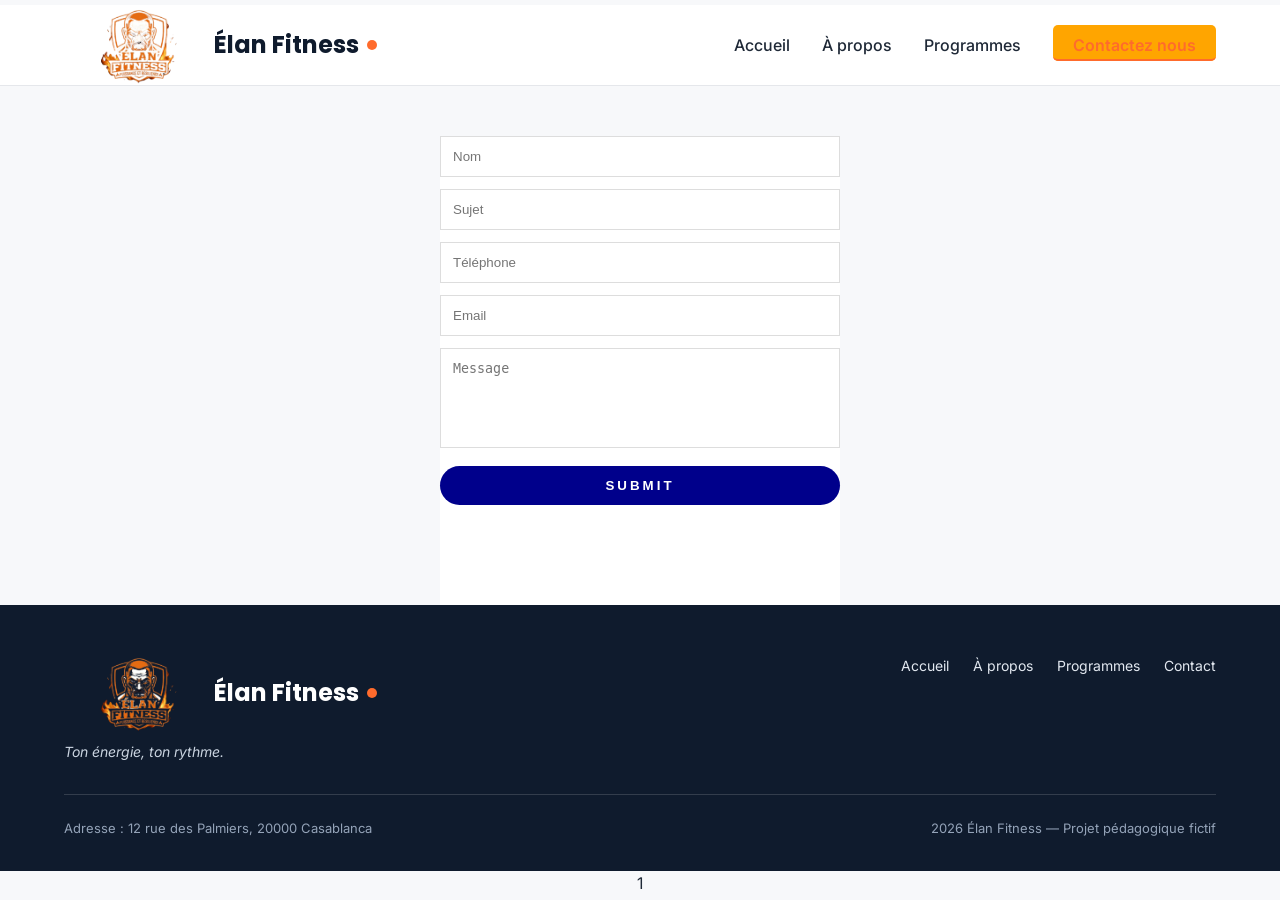
<file: contactez-nous.html>
<!DOCTYPE html>
<html lang="fr">
<head>
  <meta charset="UTF-8">
  <meta name="viewport" content="width=device-width, initial-scale=1">
  <meta name="description" content="Élan Fitness, salle de sport à Casablanca : musculation, yoga, cardio et boxe fitness avec des coachs diplômés. Réservez votre cours d'essai gratuit.">
 <title>Élan Fitness | Salle de sport à Casablanca</title>
  <style>
    *{
      margin: 0;
      padding: 0;
      box-sizing: border-box;
    }
    body{
      background:orangered;
      min-height: 100vh;
      display: flex;
      justify-content: center;
      flex-direction: column;
      align-items: center;
      font-family: Arial,sans-serif
    }
    .contact-box{
      width: 400px;
      background: white;
      padding: 30 px;
      border-radius: 5 px;
      h2{
        text-align: center;
        margin-bottom: 20px;
        letter-spacing: 2px;
        color: darkblue;
        font-weight: bold;
      }
      input,textarea{
        width: 100%;
        padding: 12px;
        margin-bottom: 12px;
        border:1px solid #ddd;
        outline: none
      }
      textarea{
        height: 100px;
        resize: none;
      }
      button{
        background: darkblue;
        width:100%;
        padding:12px;
        border:none;
        color:white;
        font-weight: bold;
        letter-spacing: 3px;
        cursor:pointer;
        border-radius: 25px;

      }
      button:hover{
        background: orange;
        box-shadow:0 0 5px 5px white;
        color:black;
      }
    }
    
  </style>
  <link rel="preconnect" href="https://fonts.googleapis.com">
  <link rel="preconnect" href="https://fonts.gstatic.com" crossorigin>
  <link href="https://fonts.googleapis.com/css2?family=Inter:wght@400;500;600&family=Poppins:wght@600;700;800&display=swap" rel="stylesheet">

  <link rel="stylesheet" href="style2.css">
</head>

<body>
    <header class="en-tete">
      
    <div class="conteneur en-tete-contenu">
      <a href="#accueil" class="logo">
        <img src="img/logo.png-removebg-preview.png" alt="logo-img">Élan Fitness</a>

      <nav aria-label="Navigation principale">
        <ul class="menu">
          <li><a href="index (2).html" target="_blank">Accueil</a></li>
          <li><a href="a-propos.html" target="_blank">À propos</a></li>
          <li><a href="programmes.html" target="_blank">Programmes</a></li>
          <li><a href="contactez-nous.html"class="lien-actif">Contactez nous</a></li>
        </ul>
      </nav>
    </div>
  </header>
  <section>
    <div class="contact-box">
      
      <form>
        <input type="text" placeholder="Nom">
        <input type="text" placeholder="Sujet">
        <input type=number placeholder="Téléphone">
        <input type="email" placeholder="Email">
        <textarea placeholder="Message"></textarea>
        <button type="submit">SUBMIT</button>
      </form>
    </div>
</section>
 <footer class="pied-de-page">
    <div class="conteneur">

      <div class="pied-haut">
        <div>
      <p class="logo logo-clair"><img src="img/logo.png-removebg-preview.png">Élan Fitness</p>
          <p class="slogan">Ton énergie, ton rythme.</p>
        </div>

        <nav aria-label="Navigation du pied de page">
          <ul class="menu menu-pied">
             <li><a href="accueil" target="_blank">Accueil</a></li>
             <li><a href="a-propos.html" target="_blank">À propos</a></li>
            <li><a href="programmes.html" target="_blank">Programmes</a></li>
             <li><a href="contactez-nous.html" target="_blank">Contact</a></li>
          </ul>
        </nav>
      </div>

      <div class="pied-bas">
        <p>Adresse : 12 rue des Palmiers, 20000 Casablanca</p>
        <p>2026 Élan Fitness — Projet pédagogique fictif</p>
      </div>

    </div>
  </footer>
  

  


</body>
</html>

1
</file>
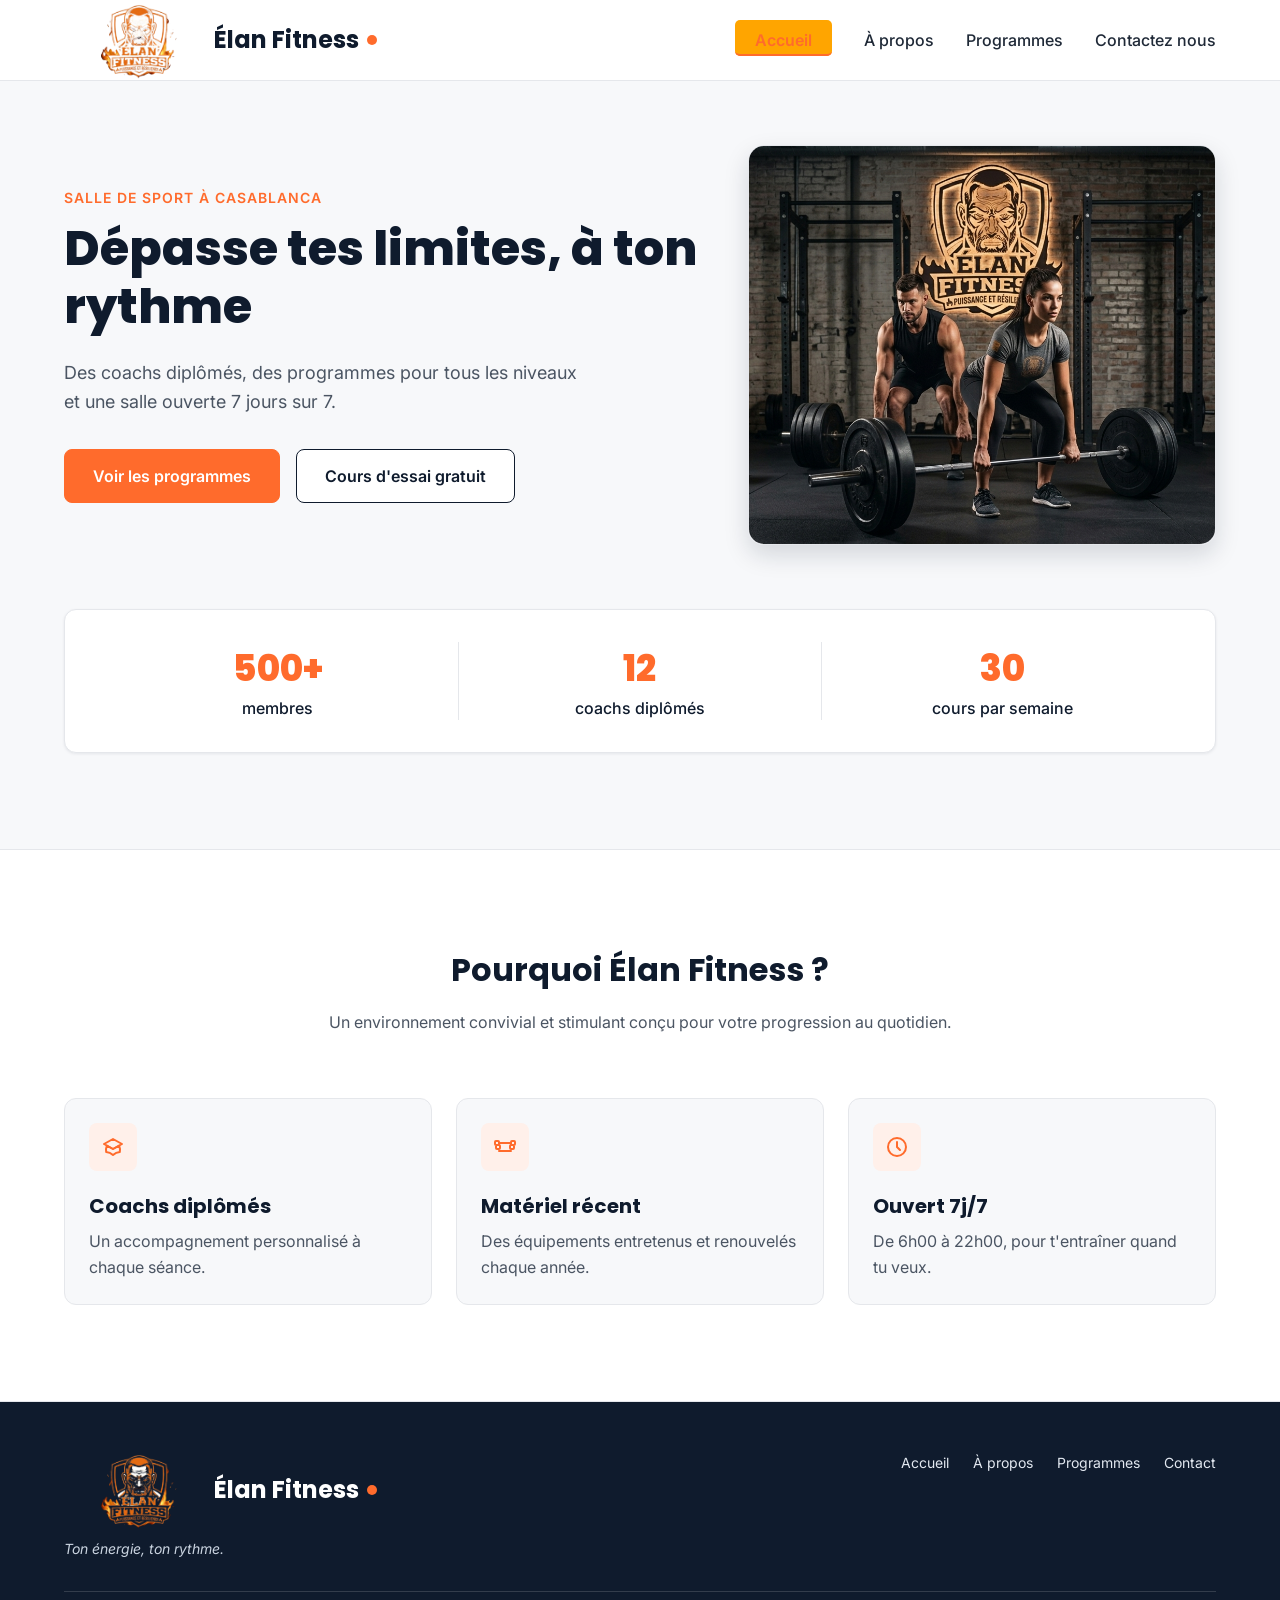
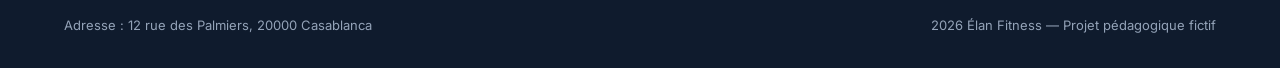
<file: index (2).html>
<!DOCTYPE html>
<html lang="fr">
<head>
  <meta charset="UTF-8">
  <meta name="viewport" content="width=device-width, initial-scale=1">
  <meta name="description" content="Élan Fitness, salle de sport à Casablanca : musculation, yoga, cardio et boxe fitness avec des coachs diplômés. Réservez votre cours d'essai gratuit.">
  <title>Élan Fitness | Salle de sport à Casablanca</title>

  <link rel="preconnect" href="https://fonts.googleapis.com">
  <link rel="preconnect" href="https://fonts.gstatic.com" crossorigin>
  <link href="https://fonts.googleapis.com/css2?family=Inter:wght@400;500;600&family=Poppins:wght@600;700;800&display=swap" rel="stylesheet">

  <link rel="stylesheet" href="style2.css">
</head>

<body>

  <header class="en-tete">
    <div class="conteneur en-tete-contenu">
      <a href="#accueil" class="logo">
        <img src="img/logo.png-removebg-preview.png" alt="logo-img">Élan Fitness</a>

      <nav aria-label="Navigation principale">
        <ul class="menu">
          <li><a href="#accueil" class="lien-actif">Accueil</a></li>
          <li><a href="a-propos.html" target="_blank">À propos</a></li>
          <li><a href="programmes.html" target="_blank">Programmes</a></li>
          <li><a href="contactez-nous.html" target="blank">Contactez nous</a></li>
        </ul>
      </nav>
    </div>
  </header>

  <main>

    <section id="accueil" class="hero">
      <div class="conteneur">

        <div class="hero-contenu">
          <div class="hero-texte">
            <p class="sur-titre">Salle de sport à Casablanca</p>
            <h1>Dépasse tes limites, à ton rythme</h1>
            <p class="hero-description">
              Des coachs diplômés, des programmes pour tous les niveaux et une salle ouverte 7 jours sur 7.
            </p>
            <div class="boutons">
<a href="programmes.html" class="bouton bouton-principal">
    Voir les programmes
</a>

              <a href="contactez-nous.html" class="bouton bouton-secondaire">Cours d'essai gratuit</a>
            </div>
          </div>

          <img class="hero-image" src="img/Gemini_Generated_Image_3ueyxz3ueyxz3uey (1).jpg" alt="Des personnes s'entraînent dans une salle de sport lumineuse à Casablanca">
        </div>

        <div class="chiffres">
          <div class="chiffre">
            <p class="chiffre-nombre">500+</p>
            <p>membres</p>
          </div>
          <div class="chiffre">
            <p class="chiffre-nombre">12</p>
            <p>coachs diplômés</p>
          </div>
          <div class="chiffre">
            <p class="chiffre-nombre">30</p>
            <p>cours par semaine</p>
          </div>
        </div>

      </div>
    </section>

    <section class="section section-blanche">
      <div class="conteneur">

        <div class="section-titre">
          <h2>Pourquoi Élan Fitness ?</h2>
          <p>Un environnement convivial et stimulant conçu pour votre progression au quotidien.</p>
        </div>

        <div class="cartes">
          <article class="carte carte-avantage">
            <div class="icone"><img src="img/icone-coach.svg" alt=""></div>
            <h3>Coachs diplômés</h3>
            <p>Un accompagnement personnalisé à chaque séance.</p>
          </article>

          <article class="carte carte-avantage">
            <div class="icone"><img src="img/icone-materiel.svg" alt=""></div>
            <h3>Matériel récent</h3>
            <p>Des équipements entretenus et renouvelés chaque année.</p>
          </article>

          <article class="carte carte-avantage">
            <div class="icone"><img src="img/icone-horloge.svg" alt=""></div>
            <h3>Ouvert 7j/7</h3>
            <p>De 6h00 à 22h00, pour t'entraîner quand tu veux.</p>
          </article>
        </div>

      </div>
    </section>

   
  </main>

  <footer class="pied-de-page">
    <div class="conteneur">

      <div class="pied-haut">
        <div>
      <p class="logo logo-clair"><img src="img/logo.png-removebg-preview.png">Élan Fitness</p>
          <p class="slogan">Ton énergie, ton rythme.</p>
        </div>

        <nav aria-label="Navigation du pied de page">
          <ul class="menu menu-pied">
            <li><a href="accueil" target="_blank">Accueil</a></li>
             <li><a href="a-propos.html" target="_blank">À propos</a></li>
            <li><a href="programmes.html" target="_blank">Programmes</a></li>
            <li><a href="contactez-nous.html" target="_blank">Contact</a></li>
          </ul>
        </nav>
      </div>

      <div class="pied-bas">
        <p>Adresse : 12 rue des Palmiers, 20000 Casablanca</p>
        <p>2026 Élan Fitness — Projet pédagogique fictif</p>
      </div>

    </div>
  </footer>

</body>
</html>
</file>
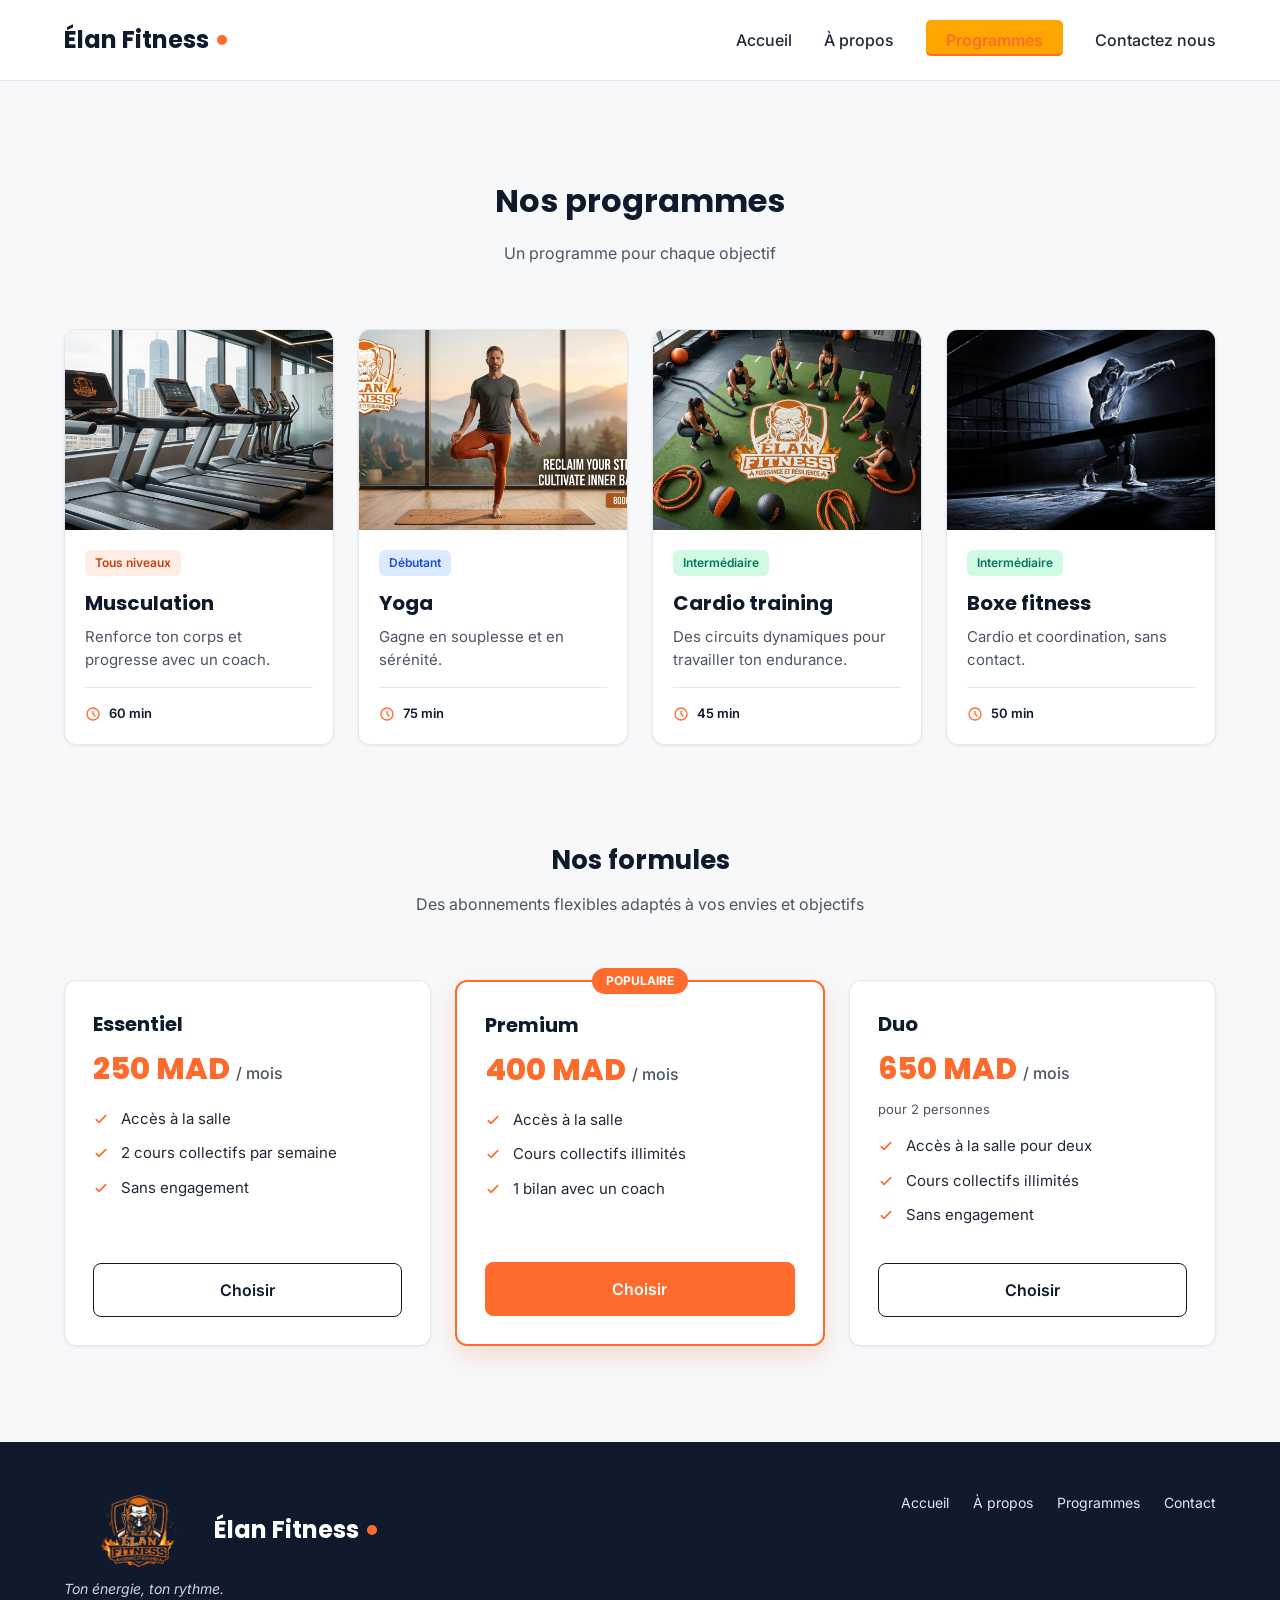
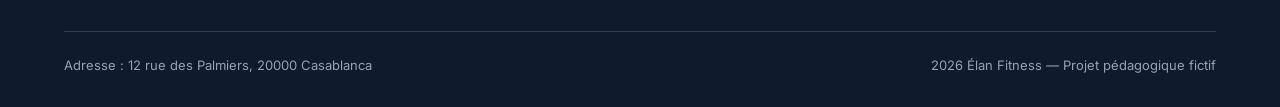
<file: programmes.html>
<!DOCTYPE html>
<html lang="fr">
<head>
<meta charset="UTF-8">
  <meta name="viewport" content="width=device-width, initial-scale=1">
  <meta name="description" content="Élan Fitness, salle de sport à Casablanca : musculation, yoga, cardio et boxe fitness avec des coachs diplômés. Réservez votre cours d'essai gratuit.">
  <title>Élan Fitness | Salle de sport à Casablanca</title>

  <link rel="preconnect" href="https://fonts.googleapis.com">
  <link rel="preconnect" href="https://fonts.gstatic.com" crossorigin>
  <link href="https://fonts.googleapis.com/css2?family=Inter:wght@400;500;600&family=Poppins:wght@600;700;800&display=swap" rel="stylesheet">

  <link rel="stylesheet" href="style2.css">

</head>

<body>
    <header class="en-tete">
    
    <div class="conteneur en-tete-contenu">
      <a href="#accueil" class="logo">Élan Fitness</a>

      <nav aria-label="Navigation principale">
        <ul class="menu">
          <li><a href="index (2).html" target="_blank">Accueil</a></li>
          <li><a href="a-propos.html" target="_blank">À propos</a></li>
          <li><a href="#programmes.html" class="lien-actif"">Programmes</a></li>
          <li><a href="contactez-nous.html" target="blank">Contactez nous</a></li>
        </ul>
      </nav>
    </div>
  </header>
    <section id="programmes" class="section">
      <div class="conteneur">

        <div class="section-titre">
          <h2>Nos programmes</h2>
          <p>Un programme pour chaque objectif</p>
        </div>

        <div class="cartes">

          <article class="carte carte-programme">
            <img src="img/Gemini_Generated_Image_3ueyxz3ueyxz3uey (3).jpg" alt="Une sportive soulève des haltères dans l'espace musculation">
            <div class="programme-corps">
              <span class="etiquette etiquette-orange">Tous niveaux</span>
              <h3>Musculation</h3>
              <p>Renforce ton corps et progresse avec un coach.</p>
              <p class="duree"><img src="img/icone-duree.svg" alt="">60 min</p>
            </div>
          </article>

          <article class="carte carte-programme">
            <img src="img/Gemini_Generated_Image_2wtyuz2wtyuz2wty.jpg" alt="Un groupe pratique le yoga sur des tapis dans une salle lumineuse">
            <div class="programme-corps">
              <span class="etiquette etiquette-bleue">Débutant</span>
              <h3>Yoga</h3>
              <p>Gagne en souplesse et en sérénité.</p>
              <p class="duree"><img src="img/icone-duree.svg" alt="">75 min</p>
            </div>
          </article>

          <article class="carte carte-programme">
            <img src="img/Gemini_Generated_Image_3ueyxz3ueyxz3uey (2).jpg" alt="Des sportifs suivent un circuit de cardio training avec des kettlebells">
            <div class="programme-corps">
              <span class="etiquette etiquette-verte">Intermédiaire</span>
              <h3>Cardio training</h3>
              <p>Des circuits dynamiques pour travailler ton endurance.</p>
              <p class="duree"><img src="img/icone-duree.svg" alt="">45 min</p>
            </div>
          </article>

          <article class="carte carte-programme">
            <img src="img/boxing-ring-training-qgj6chcbf3jn7rhv.jpg" alt="Une sportive frappe un sac de frappe pendant un cours de boxe fitness">
            <div class="programme-corps">
              <span class="etiquette etiquette-verte">Intermédiaire</span>
              <h3>Boxe fitness</h3>
              <p>Cardio et coordination, sans contact.</p>
              <p class="duree"><img src="img/icone-duree.svg" alt="">50 min</p>
            </div>
          </article>

        </div>

        <div class="formules">

          <div class="section-titre">
            <h3>Nos formules</h3>
            <p>Des abonnements flexibles adaptés à vos envies et objectifs</p>
          </div>

          <div class="cartes">

            <article class="carte formule">
              <h4>Essentiel</h4>
              <p class="prix">250 MAD <span>/ mois</span></p>
              <ul class="formule-liste">
                <li>Accès à la salle</li>
                <li>2 cours collectifs par semaine</li>
                <li>Sans engagement</li>
              </ul>
              <a href="#contact" class="bouton bouton-secondaire">Choisir</a>
            </article>

            <article class="carte formule formule-populaire">
              <p class="badge-populaire">Populaire</p>
              <h4>Premium</h4>
              <p class="prix">400 MAD <span>/ mois</span></p>
              <ul class="formule-liste">
                <li>Accès à la salle</li>
                <li>Cours collectifs illimités</li>
                <li>1 bilan avec un coach</li>
              </ul>
              <a href="#contact" class="bouton bouton-principal">Choisir</a>
            </article>

            <article class="carte formule">
              <h4>Duo</h4>
              <p class="prix">650 MAD <span>/ mois</span></p>
              <p class="prix-note">pour 2 personnes</p>
              <ul class="formule-liste">
                <li>Accès à la salle pour deux</li>
                <li>Cours collectifs illimités</li>
                <li>Sans engagement</li>
              </ul>
              <a href="#contact" class="bouton bouton-secondaire">Choisir</a>
            </article>

          </div>
        </div>

      </div>
    </section>
     <footer class="pied-de-page">
    <div class="conteneur">

      <div class="pied-haut">
        <div>
      <p class="logo logo-clair"><img src="img/logo.png-removebg-preview.png">Élan Fitness</p>
          <p class="slogan">Ton énergie, ton rythme.</p>
        </div>

        <nav aria-label="Navigation du pied de page">
          <ul class="menu menu-pied">
             <li><a href="accueil" target="_blank">Accueil</a></li>
             <li><a href="a-propos.html" target="_blank">À propos</a></li>
            <li><a href="programmes.html" target="_blank">Programmes</a></li>
            <li><a href="contactez-nous.html" target="_blank">Contact</a></li>
          </ul>
        </nav>
      </div>

      <div class="pied-bas">
        <p>Adresse : 12 rue des Palmiers, 20000 Casablanca</p>
        <p>2026 Élan Fitness — Projet pédagogique fictif</p>
      </div>

    </div>
  </footer>
</body>

</html>
</file>
<file: style2.css>
* {
  box-sizing: border-box;
  margin: 0;
  padding: 0;
}

html {
  scroll-behavior: smooth;
}

body {
  font-family: 'Inter', Arial, sans-serif;
  font-size: 16px;
  line-height: 1.5;
  color: #1F2937;
  background-color: #F7F8FA;
}

h1, h2, h3, h4 {
  font-family: 'Poppins', Arial, sans-serif;
  color: #0F1B2D;
}

a {
  color: inherit;
  text-decoration: none;
}

ul {
  list-style: none;
}

img {
  display: block;
  max-width: 100%;
}

a:focus-visible,
button:focus-visible {
  outline: 3px solid #FF6B2C;
  outline-offset: 2px;
}

.conteneur {
  width: 100%;
  max-width: 1200px;
  margin: 0 auto;
  padding: 0 24px;
}

.section {
  padding: 96px 0;
}

.section-blanche {
  background-color: #FFFFFF;
  border-top: 1px solid #E5E7EB;
  border-bottom: 1px solid #E5E7EB;
}

.section-titre {
  max-width: 640px;
  margin: 0 auto 64px;
  text-align: center;
}

.section-titre h2 {
  font-size: 32px;
  margin-bottom: 16px;
}

.section-titre h3 {
  font-size: 26px;
  margin-bottom: 12px;
}

.section-titre p {
  color: #4B5563;
}

.sur-titre {
  font-size: 14px;
  font-weight: 600;
  color: #FF6B2C;
  text-transform: uppercase;
  letter-spacing: 1px;
  margin-bottom: 12px;
}

.bouton {
  display: inline-block;
  padding: 14px 28px;
  border-radius: 8px;
  font-size: 16px;
  font-weight: 600;
  text-align: center;
  cursor: pointer;
}

.bouton-principal {
  background-color: #FF6B2C;
  border: 1px solid #FF6B2C;
  color: #FFFFFF;
}

.bouton-principal:hover {
  background-color: #F05817;
}

.bouton-secondaire {
  background-color: #FFFFFF;
  border: 1px solid #0F1B2D;
  color: #0F1B2D;
}

.bouton-secondaire:hover {
  background-color: #F3F4F6;
}

.cartes {
  display: flex;
  gap: 24px;
}

.carte {
  flex: 1;
  background-color: #FFFFFF;
  border: 1px solid #E5E7EB;
  border-radius: 12px;
  box-shadow: 0 1px 3px rgba(15, 27, 45, 0.08);
}

.icone {
  width: 48px;
  height: 48px;
  background-color: #FFF0EA;
  border-radius: 8px;
  display: flex;
  align-items: center;
  justify-content: center;
}

.icone img {
  width: 24px;
  height: 24px;
}

.icone-petite {
  width: 32px;
  height: 32px;
  border-radius: 50%;
}

.icone-petite img {
  width: 16px;
  height: 16px;
}

.en-tete {
  position: sticky;
  width: 100%;
  top: 0;
  z-index: 10;
  background-color: #FFFFFF;
  border-bottom: 1px solid #E5E7EB;
}

.en-tete-contenu {
  height: 80px;
  display: flex;
  align-items: center;
  justify-content: space-between;
}

.logo {
  display: flex;
  align-items: center;
  font-family: 'Poppins', Arial, sans-serif;
  font-size: 24px;
  font-weight: 700;
  color: #0F1B2D;
}

.logo::after {
  content: "";
  width: 10px;
  height: 10px;
  margin-left: 8px;
  background-color: #FF6B2C;
  border-radius: 50%;
}

.menu {
  display: flex;
  gap: 32px;
}

.menu a {
  font-weight: 500;
  padding-bottom: 4px;
  border-bottom: 2px solid transparent;
}

.menu a:hover {
  color: #FF6B2C;
}

.menu .lien-actif {
  color: #FF6B2C;
  font-weight: 600;
  border-bottom-color: #FF6B2C;
}

.hero {
  padding: 64px 0 96px;
}

.hero-contenu {
  display: flex;
  align-items: center;
  gap: 32px;
}

.hero-texte {
  flex: 7;
}

.hero-texte h1 {
  font-size: 48px;
  font-weight: 800;
  line-height: 1.2;
  margin-bottom: 24px;
}

.hero-description {
  max-width: 520px;
  font-size: 18px;
  line-height: 1.6;
  color: #4B5563;
  margin-bottom: 32px;
}

.boutons {
  display: flex;
  flex-wrap: wrap;
  gap: 16px;
}
@keyframes fadeIn {
  from { opacity: 0; }
  to { opacity: 1; }
}

.hero-image {
  flex: 5;
  min-width: 0;
  height: 400px;
  object-fit: cover;
  border-radius: 16px;
  border: 1px solid #E5E7EB;
  box-shadow: 0 10px 25px rgba(15, 27, 45, 0.15);
  animation: fadeIn 3s ease-in-out;

}

.chiffres {
  display: flex;
  margin-top: 64px;
  padding: 32px;
  background-color: #FFFFFF;
  border: 1px solid #E5E7EB;
  border-radius: 12px;
  box-shadow: 0 1px 3px rgba(15, 27, 45, 0.08);
}

.chiffre {
  flex: 1;
  text-align: center;
  font-weight: 500;
  color: #0F1B2D;
}

.chiffre + .chiffre {
  border-left: 1px solid #E5E7EB;
}

.chiffre-nombre {
  font-family: 'Poppins', Arial, sans-serif;
  font-size: 36px;
  font-weight: 800;
  color: #FF6B2C;
}

.carte-avantage {
  padding: 24px;
  background-color: #F7F8FA;
  box-shadow: none;
}

.carte-avantage .icone {
  margin-bottom: 20px;
}

.carte-avantage h3 {
  font-size: 20px;
  margin-bottom: 8px;
}

.carte-avantage p {
  color: #4B5563;
  line-height: 1.6;
}

.apropos-contenu {
  display: flex;
  align-items: center;
  gap: 64px;
}

.apropos-texte {
  flex: 7;
}

.apropos-texte h2 {
  font-size: 36px;
  line-height: 1.2;
  margin-bottom: 20px;
}

.apropos-texte p {
  color: #4B5563;
  line-height: 1.7;
  margin-bottom: 16px;
}

.valeurs {
  display: flex;
  gap: 16px;
  margin-top: 32px;
}

.valeur {
  flex: 1;
  display: flex;
  align-items: center;
  gap: 12px;
  padding: 12px 16px;
  background-color: #FFFFFF;
  border: 1px solid #E5E7EB;
  border-radius: 12px;
  font-family: 'Poppins', Arial, sans-serif;
  font-size: 14px;
  font-weight: 600;
  color: #0F1B2D;
}

.apropos-image {
  flex: 5;
  min-width: 0;
  height: 400px;
  object-fit: cover;
  border-radius: 16px;
  box-shadow: 0 10px 25px rgba(15, 27, 45, 0.15);
    animation: fadeIn 3s ease-in-out;
  
}

.carte-programme {
  display: flex;
  flex-direction: column;
  overflow: hidden;
}

.carte-programme > img {
  width: 100%;
  height: 200px;
  object-fit: cover;
}

.programme-corps {
  flex: 1;
  display: flex;
  flex-direction: column;
  padding: 20px;
}

.programme-corps h3 {
  font-size: 20px;
  margin-bottom: 8px;
}

.programme-corps p {
  font-size: 15px;
  color: #4B5563;
}

.etiquette {
  align-self: flex-start;
  padding: 4px 10px;
  margin-bottom: 12px;
  border-radius: 6px;
  font-size: 12px;
  font-weight: 600;
}

.etiquette-orange {
  background-color: #FFEDE5;
  color: #C2410C;
}

.etiquette-bleue {
  background-color: #DBEAFE;
  color: #1D4ED8;
}

.etiquette-verte {
  background-color: #D1FAE5;
  color: #047857;
}

.programme-corps .duree {
  display: flex;
  align-items: center;
  gap: 8px;
  margin-top: auto;
  padding-top: 16px;
  border-top: 1px solid #E5E7EB;
  font-size: 13px;
  font-weight: 600;
  color: #0F1B2D;
  animation: fadeIn 3s ease-in-out;
}

.programme-corps h3 + p {
  margin-bottom: 16px;
}

.duree img {
  width: 16px;
  height: 16px;
  animation: fadeIn 3s ease-in-out;
}

.formules {
  margin-top: 96px;
}

.formule {
  position: relative;
  display: flex;
  flex-direction: column;
  padding: 28px;
}

.formule h4 {
  font-size: 20px;
}

.prix {
  margin: 8px 0 16px;
  font-family: 'Poppins', Arial, sans-serif;
  font-size: 30px;
  font-weight: 800;
  color: #FF6B2C;
}

.prix span {
  font-family: 'Inter', Arial, sans-serif;
  font-size: 16px;
  font-weight: 500;
  color: #4B5563;
}

.prix-note {
  margin: -8px 0 16px;
  font-size: 13px;
  color: #4B5563;
}

.formule-liste {
  flex: 1;
  margin-bottom: 24px;
}

.formule-liste li {
  padding-left: 28px;
  margin-bottom: 12px;
  font-size: 15px;
  background-image: url('img/icone-check.svg');
  background-repeat: no-repeat;
  background-position: left center;
  background-size: 16px;
}

.formule .bouton {
  display: block;
}

.formule-populaire {
  border: 2px solid #FF6B2C;
  box-shadow: 0 10px 25px rgba(255, 107, 44, 0.2);
}

.badge-populaire {
  position: absolute;
  top: -14px;
  left: 50%;
  transform: translateX(-50%);
  padding: 4px 14px;
  background-color: #FF6B2C;
  border-radius: 999px;
  font-size: 12px;
  font-weight: 700;
  text-transform: uppercase;
  color: #FFFFFF;
}

.pied-de-page {
  width: 100%;
  padding: 48px 0 32px;
  background-color: #0F1B2D;
  color: #FFFFFF;
}

.pied-haut {
  display: flex;
  justify-content: space-between;
  align-items: flex-start;
  padding-bottom: 32px;
  border-bottom: 1px solid rgba(255, 255, 255, 0.15);
}

.logo-clair {
  color: #FFFFFF;
}

.slogan {
  margin-top: 8px;
  font-size: 14px;
  font-style: italic;
  color: #CBD5E1;
}

.menu-pied {
  gap: 24px;
}

.menu-pied a {
  font-size: 14px;
  font-weight: 400;
  color: #E2E8F0;
}

.pied-bas {
  display: flex;
  justify-content: space-between;
  margin-top: 24px;
  font-size: 13px;
  color: #94A3B8;
}

.lien-actif {
    color: white;
    text-decoration: none;
    padding: 10px 20px;
    background-color: orange;
    border-radius: 5px;
}
.logo img{
  width: 150px;
  height: 80px;
}
@media screen and (max-width: 780px) {

  .hero-contenu {
    display: flex;
    flex-direction: column;
  }

  .cartes {
    display: flex;
    flex-direction: column;
  }

  .apropos-contenu {
    display: flex;
    flex-direction: column;
  }

} 

.cta-button {
  background: #ff3b30;
  color: #fff;
  padding: 14px 32px;
  border: none;
  border-radius: 6px;
  font-weight: 700;
  text-transform: uppercase;
  animation: pulse 2s infinite;
  transition: transform 0.2s ease;
}

.cta-button:hover {
  transform: scale(1.05);
}

@keyframes pulse {
  0%   { box-shadow: 0 0 0 0 rgba(255, 59, 48, 0.6); }
  70%  { box-shadow: 0 0 0 16px rgba(255, 59, 48, 0); }
  100% { box-shadow: 0 0 0 0 rgba(255, 59, 48, 0); }
}
button{
  margin-bottom: 100px;
}
form{
margin-top: 50px;
}
</file>
